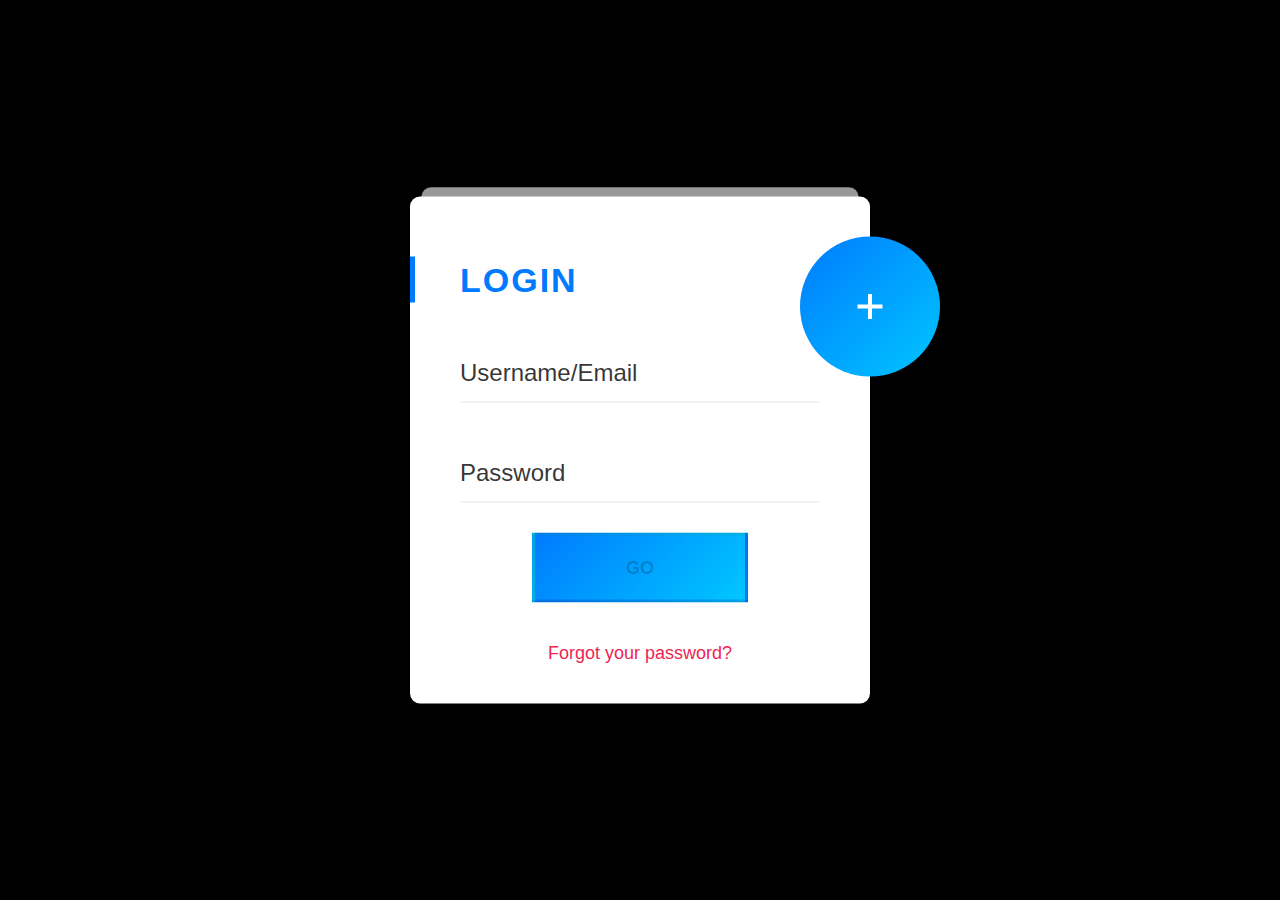
<file: index.html>
<!DOCTYPE html>
<html lang="en">
<head>
  <meta charset="UTF-8">
  <meta name="viewport" content="width=device-width, initial-scale=1.0">
  <title>Login & Register</title>
  
  <!-- Main CSS -->
  <link rel="stylesheet" href="styles.css">
  
  <!-- Font Awesome for icons -->
  <link rel="stylesheet" href="https://cdnjs.cloudflare.com/ajax/libs/font-awesome/6.4.0/css/all.min.css">
  
  <!-- jQuery -->
  <script src="https://code.jquery.com/jquery-3.6.0.min.js"></script>
</head>
<body>

  <div class="materialContainer">

    <!-- Login Box -->
    <div class="box">
      <div class="title">LOGIN</div>

      <div class="input">
        <label for="name">Username/Email</label>
        <input type="text" name="name" id="name">
        <span class="spin"></span>
      </div>

      <div class="input">
        <label for="pass">Password</label>
        <input type="password" name="pass" id="pass">
        <span class="spin"></span>
      </div>

      <div class="button login">
        <button><span>GO</span> <i class="fa fa-check"></i></button>
      </div>

      <a href="forgot-password.html" class="pass-forgot" style="color: #ED2553;">Forgot your password?</a>
    </div>

    <!-- Register Box -->
    <div class="overbox">
      <div class="material-button alt-2"><span class="shape"></span></div>
      <div class="title">REGISTER</div>

      <div class="input">
        <label for="regname">Username/Email</label>
        <input type="text" name="regname" id="regname">
        <span class="spin"></span>
      </div>

      <div class="input">
        <label for="regpass">Password</label>
        <input type="password" name="regpass" id="regpass">
        <span class="spin"></span>
      </div>

      <div class="input">
        <label for="reregpass">Renter Password</label>
        <input type="password" name="reregpass" id="reregpass">
        <span class="spin"></span>
      </div>

      <div class="button">
        <button><span>NEXT</span></button>
      </div>
    </div>

  </div>

  <script src="script.js"></script>
</body>
</html>
</file>
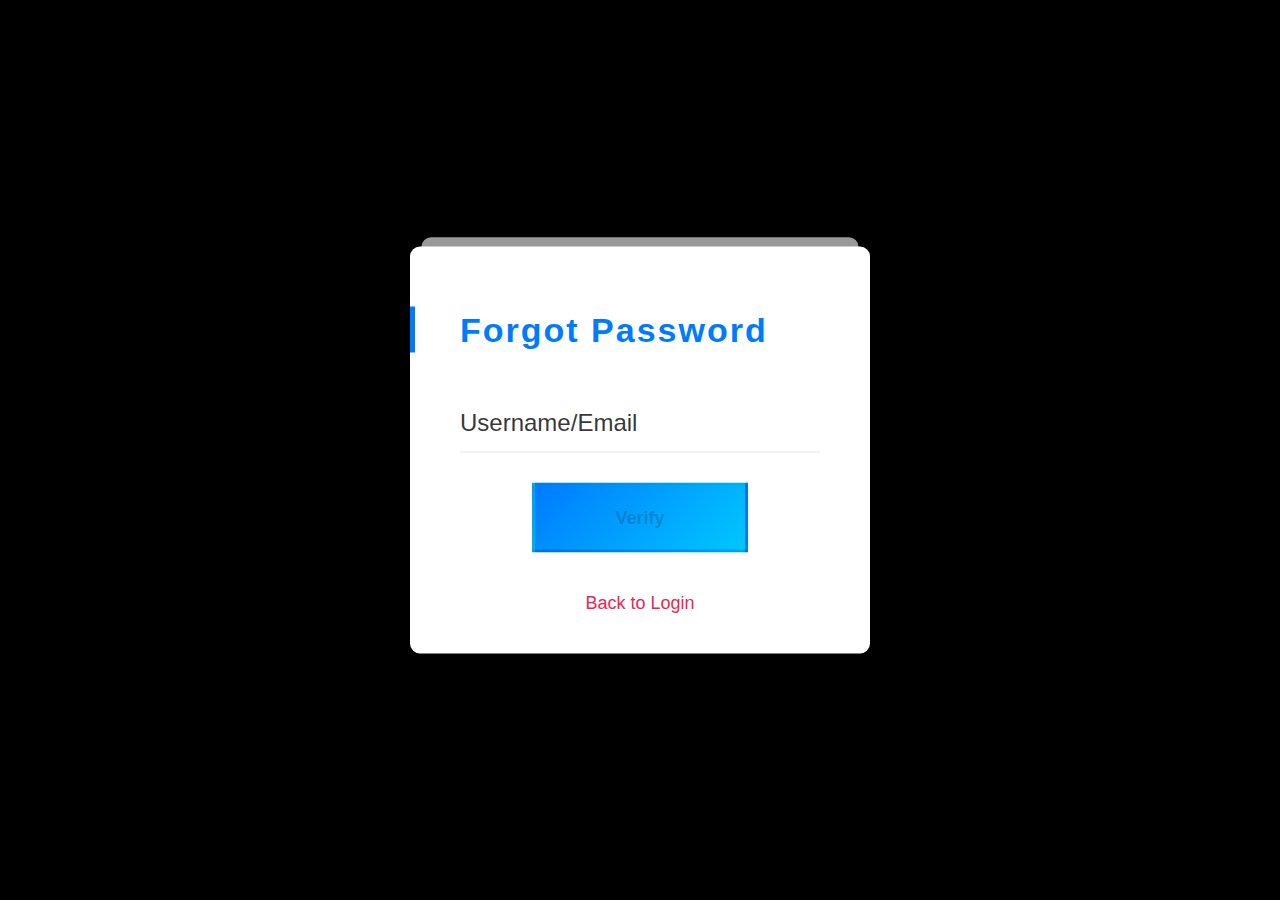
<file: forgot-password.html>
<!DOCTYPE html>
<html lang="en">
<head>
<meta charset="UTF-8" />
<meta name="viewport" content="width=device-width, initial-scale=1" />
<title>Forgot Password</title>
<link rel="stylesheet" href="styles.css"> <!-- your main CSS -->
<script src="https://code.jquery.com/jquery-3.6.0.min.js"></script>
<style>
  /* Small font size for forgot password inputs */
  #email, #newPass, #confirmPass {
    font-size: 16px;
  }
</style>
</head>
<body>

<div class="materialContainer">

  <div class="box">
    <div class="title">Forgot Password</div>

    <!-- Step 1: Verify Email -->
    <div class="input">
      <label for="email">Username/Email</label>
      <input type="text" id="email">
      <span class="spin"></span>
    </div>

    <div class="button login">
      <button id="verifyEmailBtn"><span>Verify</span></button>
    </div>

    <!-- Step 2: Reset Password -->
    <div id="resetSection" style="display:none;">
      <div class="input">
        <label for="newPass">New Password</label>
        <input type="password" id="newPass">
        <span class="spin"></span>
      </div>
      <div class="input">
        <label for="confirmPass">Confirm Password</label>
        <input type="password" id="confirmPass">
        <span class="spin"></span>
      </div>
      <div class="button login">
        <button id="updatePassBtn"><span>Update</span></button>
      </div>
    </div>
    
    <a href="index.html" class="pass-forgot" style="color: #ED2553;">Back to Login</a>
  </div>

</div>

<script>
$(function() {
  // Floating label animation
  $(".input input").focus(function() {
    $(this).parent(".input").each(function() {
      $("label", this).css({
        "line-height": "18px",
        "font-size": "16px", // smaller font
        "font-weight": "100",
        "top": "0px"
      });
      $(".spin", this).css({ "width": "100%" });
    });
  }).blur(function() {
    $(".spin", this).css({ "width": "0px" });
    if ($(this).val() == "") {
      $(this).parent(".input").each(function() {
        $("label", this).css({
          "line-height": "40px",
          "font-size": "16px", // smaller font
          "font-weight": "300",
          "top": "10px"
        });
      });
    }
  });

  // Step 1: Verify Email
  $("#verifyEmailBtn").click(function(e) {
    e.preventDefault();
    let inputEmail = $("#email").val().trim();
    let savedUser = localStorage.getItem("username");

    if(inputEmail === savedUser) {
      alert("Email verified! Enter new password below.");
      $("#resetSection").slideDown(); // show reset password section smoothly
      $(this).parent().hide(); // hide the verify button after verification
    } else {
      alert("Email not found! Please register first.");
    }
  });

  // Step 2: Update Password
  $("#updatePassBtn").click(function(e) {
    e.preventDefault();
    let newPass = $("#newPass").val().trim();
    let confirmPass = $("#confirmPass").val().trim();

    if(!newPass || !confirmPass){
      alert("Please fill all fields!");
      return;
    }

    if(newPass !== confirmPass){
      alert("Passwords do not match!");
      return;
    }

    localStorage.setItem("password", newPass);
    alert("Password updated successfully! Now login.");
    window.location.href = "index.html";
  });
});
</script>

</body>
</html>
</file>
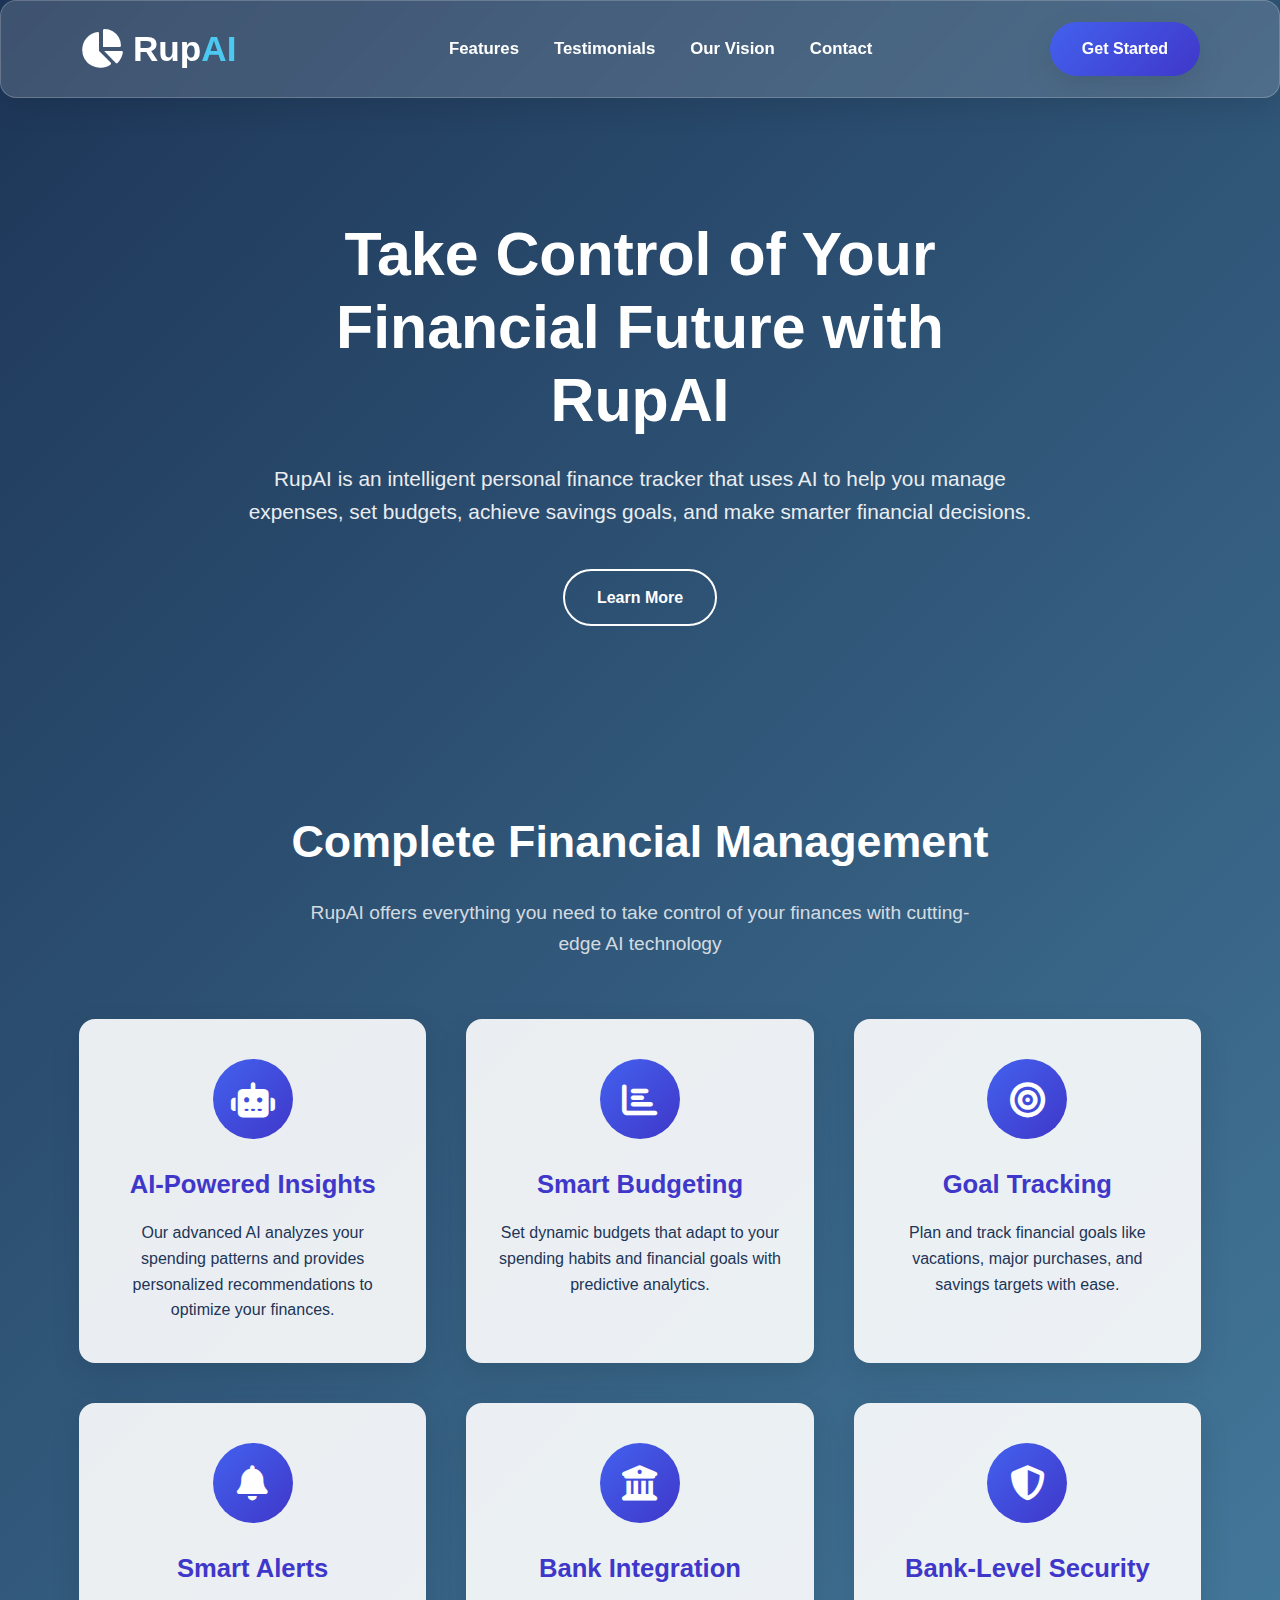
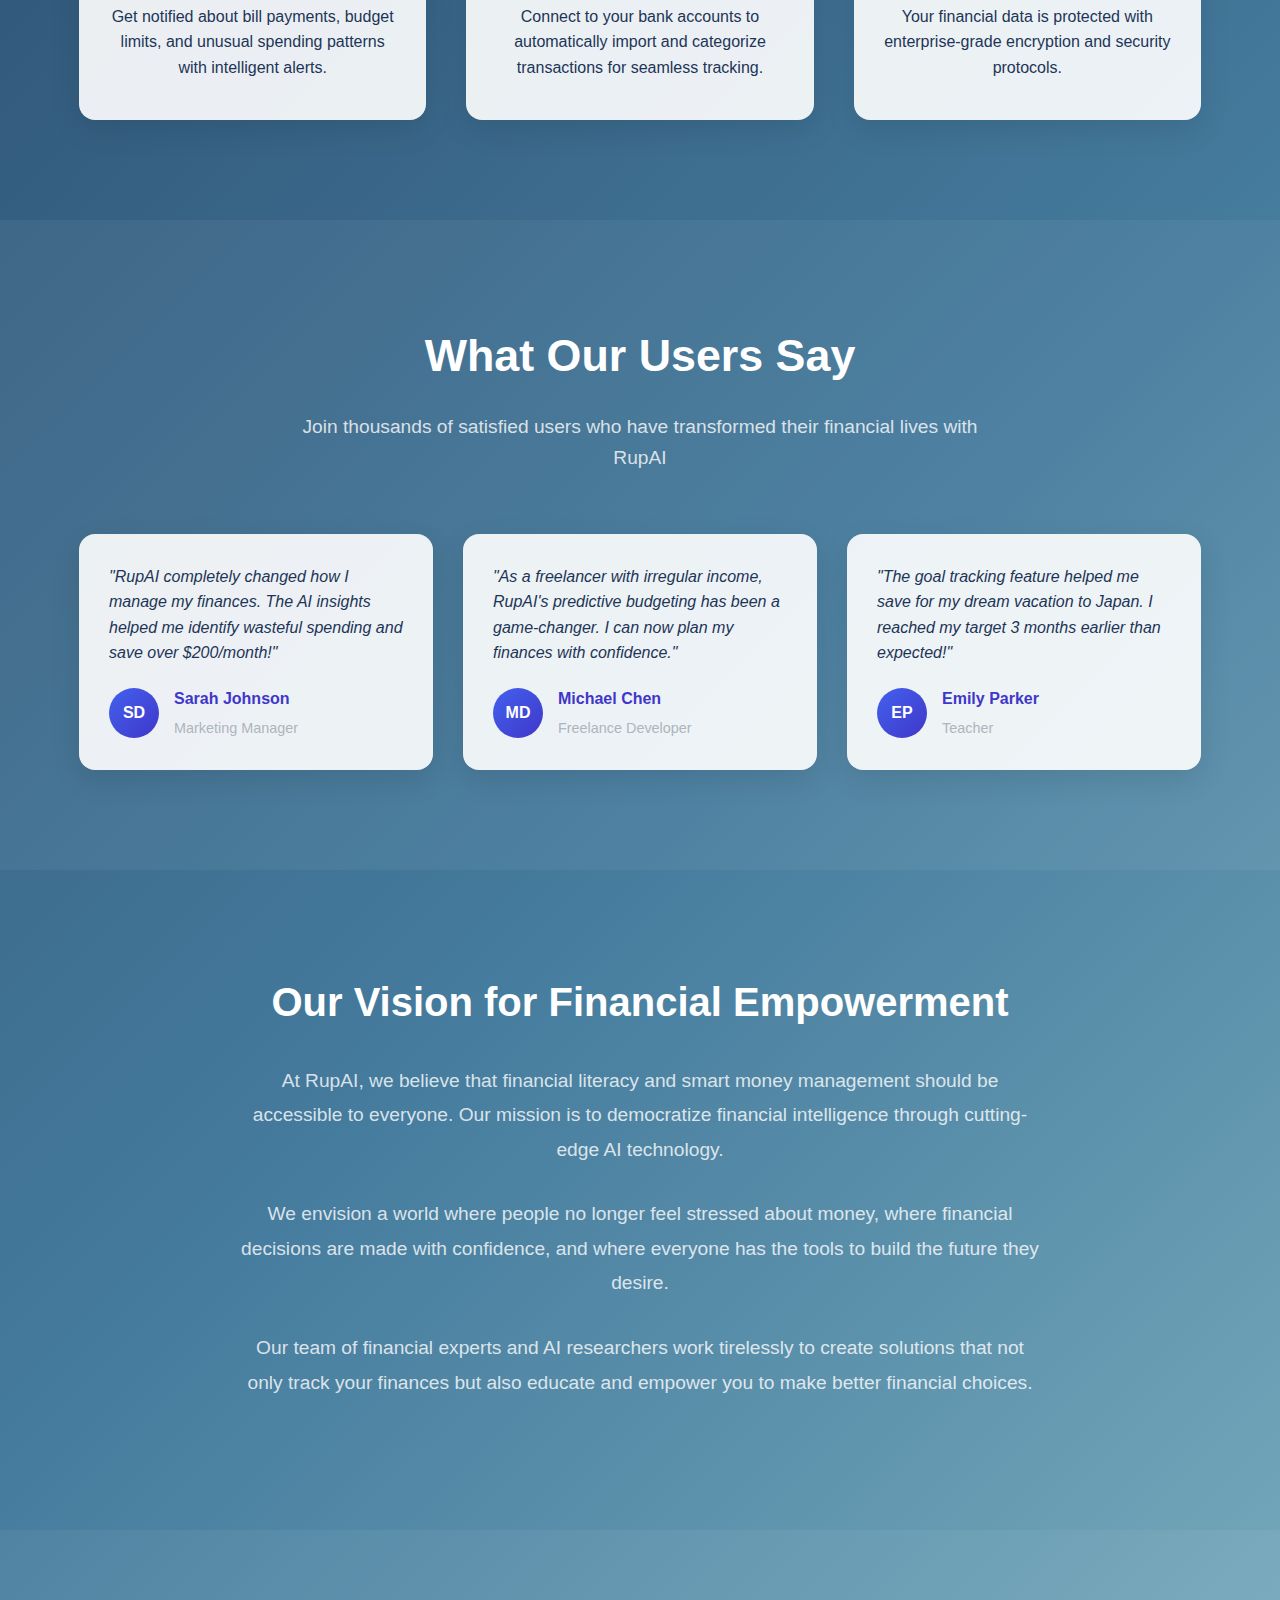
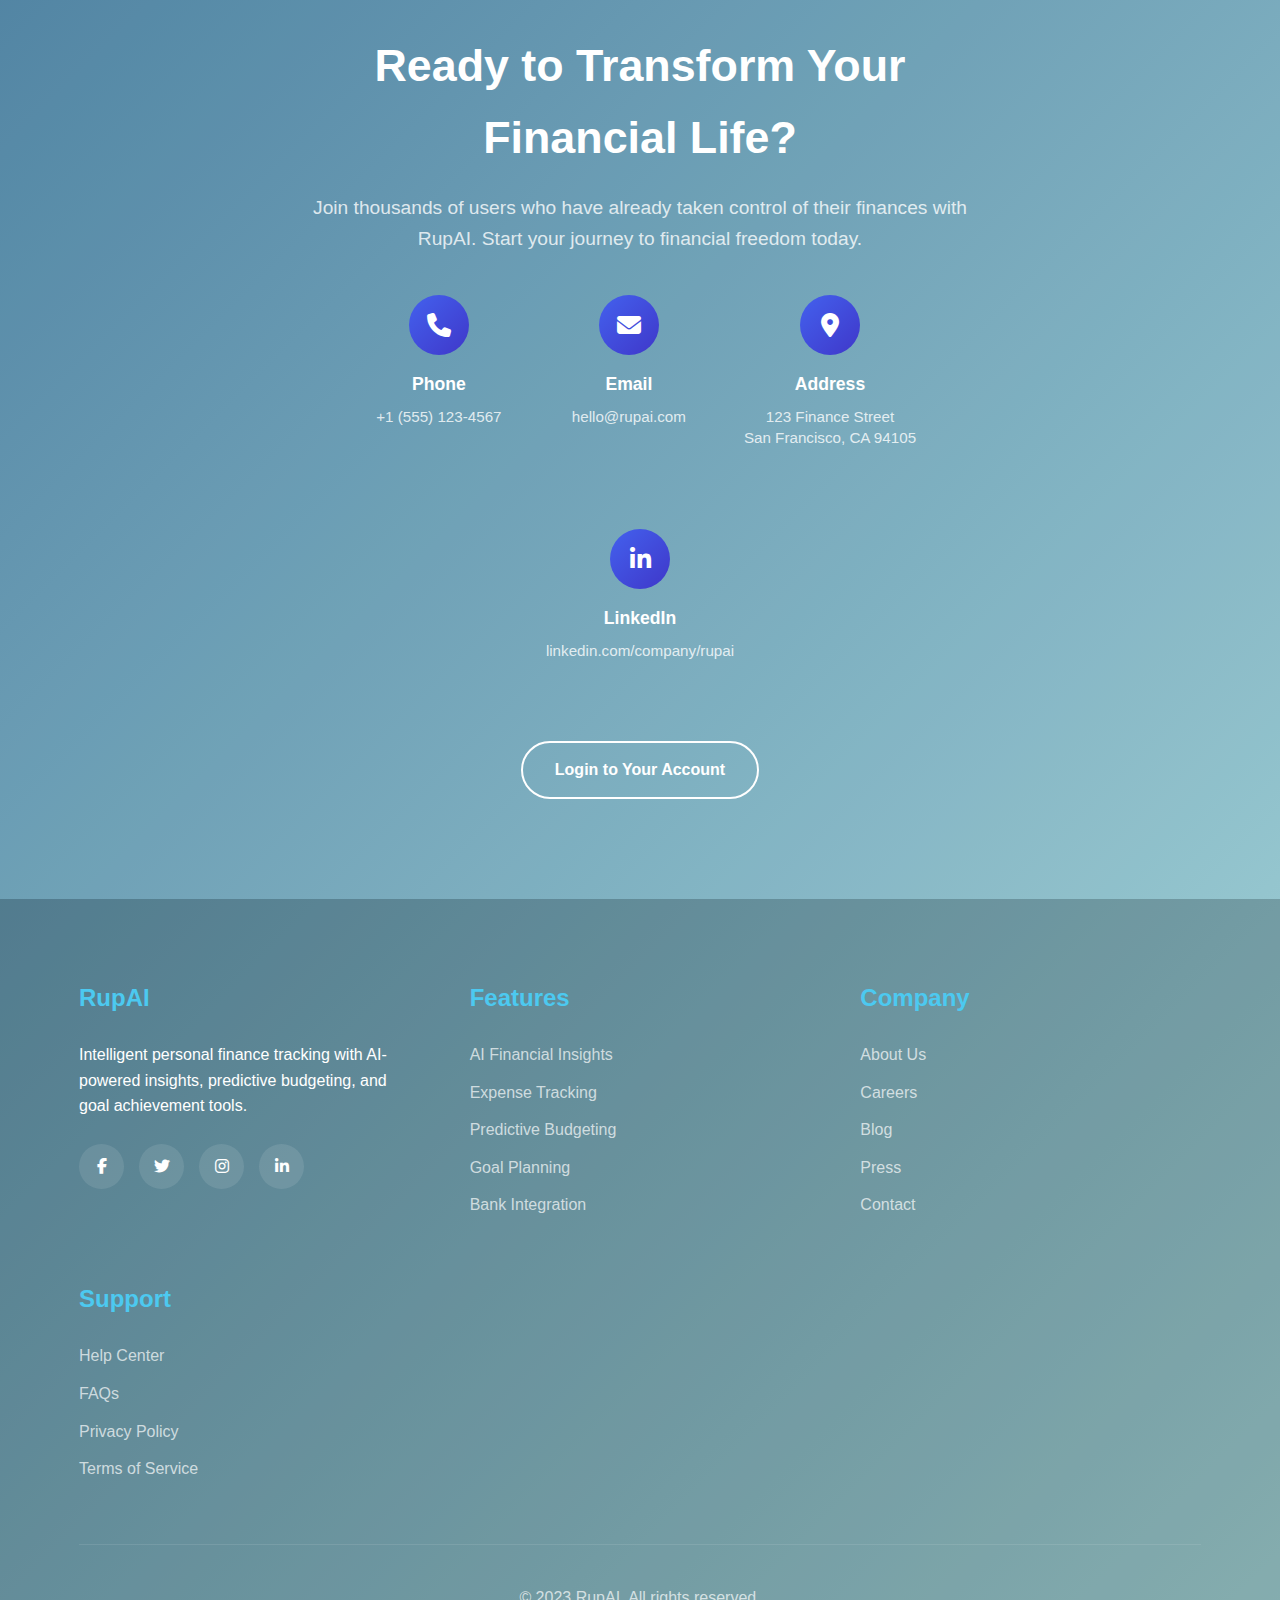
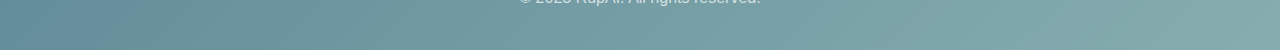
<file: home.html>
<!DOCTYPE html>
<html lang="en">
<head>
    <meta charset="UTF-8">
    <meta name="viewport" content="width=device-width, initial-scale=1.0">
    <title>RupAI - Smart Personal Finance Tracker</title>
    <link rel="stylesheet" href="https://cdnjs.cloudflare.com/ajax/libs/font-awesome/6.4.0/css/all.min.css">
    <style>
        /* Modern CSS Variables */
        :root {
            --primary: #4361ee;
            --primary-light: #4895ef;
            --secondary: #3f37c9;
            --accent: #f72585;
            --success: #4cc9f0;
            --warning: #f8961e;
            --danger: #e63946;
            --dark: #1d3557;
            --light: #f1faee;
            --gray: #adb5bd;
            --card-bg: rgba(255, 255, 255, 0.9);
            --glass-bg: rgba(255, 255, 255, 0.15);
            --glass-border: rgba(255, 255, 255, 0.2);
            --gradient: linear-gradient(135deg, var(--primary), var(--secondary));
            --gradient-accent: linear-gradient(135deg, var(--accent), var(--warning));
            --shadow: 0 10px 30px rgba(0, 0, 0, 0.1);
            --shadow-lg: 0 20px 50px rgba(0, 0, 0, 0.15);
            --transition: all 0.3s ease;
        }

        /* Global Styles */
        * {
            margin: 0;
            padding: 0;
            box-sizing: border-box;
            font-family: 'Segoe UI', Tahoma, Geneva, Verdana, sans-serif;
        }

        body {
            background: linear-gradient(135deg, #1d3557, #457b9d, #a8dadc);
            color: var(--dark);
            line-height: 1.6;
            min-height: 100vh;
            overflow-x: hidden;
        }

        .container {
            width: 90%;
            max-width: 1200px;
            margin: 0 auto;
            padding: 0 15px;
        }

        /* Glassmorphism Effect */
        .glass {
            background: var(--glass-bg);
            backdrop-filter: blur(10px);
            -webkit-backdrop-filter: blur(10px);
            border: 1px solid var(--glass-border);
            border-radius: 16px;
            box-shadow: var(--shadow);
        }

        /* Button Styles */
        .btn {
            display: inline-block;
            padding: 14px 32px;
            background: var(--gradient);
            color: white;
            border: none;
            border-radius: 50px;
            cursor: pointer;
            font-size: 16px;
            font-weight: 600;
            transition: var(--transition);
            text-decoration: none;
            box-shadow: var(--shadow);
            text-align: center;
        }

        .btn:hover {
            transform: translateY(-5px);
            box-shadow: var(--shadow-lg);
        }

        .btn-accent {
            background: var(--gradient-accent);
        }

        .btn-outline {
            background: transparent;
            border: 2px solid white;
            color: white;
            box-shadow: none;
        }

        .btn-outline:hover {
            background: white;
            color: var(--primary);
        }

        /* Header Styles */
        header {
            padding: 20px 0;
            position: sticky;
            top: 0;
            z-index: 1000;
        }

        .navbar {
            display: flex;
            justify-content: space-between;
            align-items: center;
        }

        .logo {
            font-size: 2.2rem;
            font-weight: 800;
            color: white;
            text-decoration: none;
            display: flex;
            align-items: center;
        }

        .logo i {
            margin-right: 10px;
            font-size: 2.4rem;
        }

        .logo span {
            color: var(--success);
        }

        .nav-links {
            display: flex;
            list-style: none;
        }

        .nav-links li {
            margin-left: 35px;
        }

        .nav-links a {
            text-decoration: none;
            color: white;
            font-weight: 600;
            transition: var(--transition);
            font-size: 1.05rem;
            padding: 8px 0;
            border-bottom: 2px solid transparent;
        }

        .nav-links a:hover,
        .nav-links a.active {
            color: var(--success);
            border-bottom-color: var(--success);
        }

        .auth-buttons {
            display: flex;
            gap: 15px;
        }

        /* Hero Section */
        .hero {
            padding: 120px 0 80px;
            text-align: center;
            color: white;
        }

        .hero-content {
            max-width: 800px;
            margin: 0 auto;
        }

        .hero h1 {
            font-size: 3.8rem;
            margin-bottom: 25px;
            font-weight: 800;
            line-height: 1.2;
        }

        .hero p {
            font-size: 1.3rem;
            margin-bottom: 40px;
            opacity: 0.9;
        }

        .hero-buttons {
            display: flex;
            gap: 20px;
            justify-content: center;
            margin-top: 30px;
        }

        /* Features Section */
        .section {
            padding: 100px 0;
        }

        .section-title {
            text-align: center;
            margin-bottom: 60px;
        }

        .section-title h2 {
            font-size: 2.8rem;
            color: white;
            margin-bottom: 20px;
            font-weight: 700;
        }

        .section-title p {
            font-size: 1.2rem;
            color: rgba(255, 255, 255, 0.8);
            max-width: 700px;
            margin: 0 auto;
        }

        .features-grid {
            display: grid;
            grid-template-columns: repeat(auto-fit, minmax(320px, 1fr));
            gap: 40px;
        }

        .feature-card {
            text-align: center;
            padding: 40px 30px;
            background: var(--card-bg);
            border-radius: 16px;
            box-shadow: var(--shadow);
            transition: var(--transition);
        }

        .feature-card:hover {
            transform: translateY(-10px);
            box-shadow: var(--shadow-lg);
        }

        .feature-icon {
            width: 80px;
            height: 80px;
            background: var(--gradient);
            border-radius: 50%;
            display: flex;
            align-items: center;
            justify-content: center;
            margin: 0 auto 25px;
            color: white;
            font-size: 2.2rem;
        }

        .feature-card h3 {
            font-size: 1.6rem;
            margin-bottom: 15px;
            color: var(--secondary);
        }

        /* Testimonials Section */
        .testimonials {
            background: rgba(255, 255, 255, 0.05);
            padding: 100px 0;
        }

        .testimonial-grid {
            display: grid;
            grid-template-columns: repeat(auto-fit, minmax(300px, 1fr));
            gap: 30px;
        }

        .testimonial-card {
            background: var(--card-bg);
            border-radius: 16px;
            padding: 30px;
            box-shadow: var(--shadow);
            transition: var(--transition);
        }

        .testimonial-card:hover {
            transform: translateY(-5px);
            box-shadow: var(--shadow-lg);
        }

        .testimonial-text {
            font-style: italic;
            margin-bottom: 20px;
            color: var(--dark);
        }

        .testimonial-author {
            display: flex;
            align-items: center;
        }

        .author-avatar {
            width: 50px;
            height: 50px;
            border-radius: 50%;
            background: var(--gradient);
            color: white;
            display: flex;
            align-items: center;
            justify-content: center;
            font-weight: bold;
            margin-right: 15px;
        }

        .author-info h4 {
            color: var(--secondary);
            margin-bottom: 5px;
        }

        .author-info p {
            color: var(--gray);
            font-size: 0.9rem;
        }

        /* Thoughts Section */
        .thoughts {
            padding: 100px 0;
        }

        .thoughts-content {
            max-width: 800px;
            margin: 0 auto;
            text-align: center;
        }

        .thoughts-content h2 {
            font-size: 2.5rem;
            color: white;
            margin-bottom: 30px;
        }

        .thoughts-content p {
            font-size: 1.2rem;
            color: rgba(255, 255, 255, 0.8);
            margin-bottom: 30px;
            line-height: 1.8;
        }

        /* CTA Section */
        .cta {
            padding: 100px 0;
            text-align: center;
            background: rgba(255, 255, 255, 0.05);
        }

        .cta-content {
            max-width: 700px;
            margin: 0 auto;
        }

        .cta h2 {
            font-size: 2.8rem;
            color: white;
            margin-bottom: 20px;
        }

        .cta p {
            font-size: 1.2rem;
            color: rgba(255, 255, 255, 0.8);
            margin-bottom: 40px;
        }

        /* Contact Info Styles */
        .contact-info {
            margin: 40px 0;
            display: flex;
            justify-content: center;
            gap: 40px;
            flex-wrap: wrap;
        }

        .contact-item {
            text-align: center;
            min-width: 150px;
        }

        .contact-icon {
            width: 60px;
            height: 60px;
            background: var(--gradient);
            border-radius: 50%;
            display: flex;
            align-items: center;
            justify-content: center;
            margin: 0 auto 15px;
            color: white;
            font-size: 1.5rem;
        }

        .contact-item h4 {
            color: white;
            margin-bottom: 8px;
            font-size: 1.1rem;
        }

        .contact-item p {
            color: rgba(255, 255, 255, 0.8);
            font-size: 0.95rem;
            line-height: 1.4;
        }

        /* Footer */
        footer {
            background: rgba(0, 0, 0, 0.2);
            color: white;
            padding: 80px 0 40px;
        }

        .footer-content {
            display: grid;
            grid-template-columns: repeat(auto-fit, minmax(250px, 1fr));
            gap: 50px;
            margin-bottom: 50px;
        }

        .footer-column h3 {
            font-size: 1.5rem;
            margin-bottom: 25px;
            color: var(--success);
        }

        .footer-links {
            list-style: none;
        }

        .footer-links li {
            margin-bottom: 12px;
        }

        .footer-links a {
            color: rgba(255, 255, 255, 0.7);
            text-decoration: none;
            transition: var(--transition);
        }

        .footer-links a:hover {
            color: white;
        }

        .social-links {
            display: flex;
            gap: 15px;
            margin-top: 25px;
        }

        .social-links a {
            display: flex;
            align-items: center;
            justify-content: center;
            width: 45px;
            height: 45px;
            background: rgba(255, 255, 255, 0.1);
            border-radius: 50%;
            color: white;
            text-decoration: none;
            transition: var(--transition);
        }

        .social-links a:hover {
            background: var(--primary);
            transform: translateY(-3px);
        }

        .copyright {
            text-align: center;
            padding-top: 40px;
            border-top: 1px solid rgba(255, 255, 255, 0.1);
            color: rgba(255, 255, 255, 0.7);
        }

        /* Animations */
        @keyframes fadeIn {
            from { opacity: 0; transform: translateY(20px); }
            to { opacity: 1; transform: translateY(0); }
        }

        .fade-in {
            animation: fadeIn 0.8s ease forwards;
        }

        .delay-1 { animation-delay: 0.2s; }
        .delay-2 { animation-delay: 0.4s; }
        .delay-3 { animation-delay: 0.6s; }

        /* Responsive Styles */
        @media (max-width: 992px) {
            .nav-links {
                display: none;
            }
            
            .hero h1 {
                font-size: 3rem;
            }
        }

        @media (max-width: 768px) {
            .hero h1 {
                font-size: 2.5rem;
            }
            
            .section-title h2 {
                font-size: 2.2rem;
            }
            
            .hero-buttons {
                flex-direction: column;
                align-items: center;
            }
            
            .auth-buttons {
                display: none;
            }

            .contact-info {
                gap: 30px;
            }

            .contact-item {
                min-width: 120px;
            }
        }

        @media (max-width: 480px) {
            .contact-info {
                flex-direction: column;
                gap: 25px;
            }

            .contact-item {
                min-width: auto;
            }
        }
    </style>
</head>
<body>
    <!-- Header -->
    <header class="glass">
        <div class="container">
            <nav class="navbar">
                <a href="#" class="logo"><i class="fas fa-chart-pie"></i>Rup<span>AI</span></a>
                <ul class="nav-links">
                    <li><a href="#features">Features</a></li>
                    <li><a href="#testimonials">Testimonials</a></li>
                    <li><a href="#thoughts">Our Vision</a></li>
                    <li><a href="#contact">Contact</a></li>
                </ul>
                <div class="auth-buttons">
                    <a href="index.html" class="btn">Get Started</a>
                </div>
            </nav>
        </div>
    </header>

    <!-- Hero Section -->
    <section class="hero">
        <div class="container">
            <div class="hero-content fade-in">
                <h1>Take Control of Your Financial Future with RupAI</h1>
                <p>RupAI is an intelligent personal finance tracker that uses AI to help you manage expenses, set budgets, achieve savings goals, and make smarter financial decisions.</p>
                <div class="hero-buttons">
                    <a href="#features" class="btn btn-outline">Learn More</a>
                </div>
            </div>
        </div>
    </section>

    <!-- Features Section -->
    <section class="section" id="features">
        <div class="container">
            <div class="section-title fade-in">
                <h2>Complete Financial Management</h2>
                <p>RupAI offers everything you need to take control of your finances with cutting-edge AI technology</p>
            </div>
            <div class="features-grid">
                <div class="feature-card fade-in delay-1">
                    <div class="feature-icon">
                        <i class="fas fa-robot"></i>
                    </div>
                    <h3>AI-Powered Insights</h3>
                    <p>Our advanced AI analyzes your spending patterns and provides personalized recommendations to optimize your finances.</p>
                </div>
                <div class="feature-card fade-in delay-2">
                    <div class="feature-icon">
                        <i class="fas fa-chart-bar"></i>
                    </div>
                    <h3>Smart Budgeting</h3>
                    <p>Set dynamic budgets that adapt to your spending habits and financial goals with predictive analytics.</p>
                </div>
                <div class="feature-card fade-in delay-3">
                    <div class="feature-icon">
                        <i class="fas fa-bullseye"></i>
                    </div>
                    <h3>Goal Tracking</h3>
                    <p>Plan and track financial goals like vacations, major purchases, and savings targets with ease.</p>
                </div>
                <div class="feature-card fade-in delay-1">
                    <div class="feature-icon">
                        <i class="fas fa-bell"></i>
                    </div>
                    <h3>Smart Alerts</h3>
                    <p>Get notified about bill payments, budget limits, and unusual spending patterns with intelligent alerts.</p>
                </div>
                <div class="feature-card fade-in delay-2">
                    <div class="feature-icon">
                        <i class="fas fa-university"></i>
                    </div>
                    <h3>Bank Integration</h3>
                    <p>Connect to your bank accounts to automatically import and categorize transactions for seamless tracking.</p>
                </div>
                <div class="feature-card fade-in delay-3">
                    <div class="feature-icon">
                        <i class="fas fa-shield-alt"></i>
                    </div>
                    <h3>Bank-Level Security</h3>
                    <p>Your financial data is protected with enterprise-grade encryption and security protocols.</p>
                </div>
            </div>
        </div>
    </section>

    <!-- Testimonials Section -->
    <section class="testimonials" id="testimonials">
        <div class="container">
            <div class="section-title fade-in">
                <h2>What Our Users Say</h2>
                <p>Join thousands of satisfied users who have transformed their financial lives with RupAI</p>
            </div>
            <div class="testimonial-grid">
                <div class="testimonial-card fade-in delay-1">
                    <div class="testimonial-text">
                        "RupAI completely changed how I manage my finances. The AI insights helped me identify wasteful spending and save over $200/month!"
                    </div>
                    <div class="testimonial-author">
                        <div class="author-avatar">SD</div>
                        <div class="author-info">
                            <h4>Sarah Johnson</h4>
                            <p>Marketing Manager</p>
                        </div>
                    </div>
                </div>
                <div class="testimonial-card fade-in delay-2">
                    <div class="testimonial-text">
                        "As a freelancer with irregular income, RupAI's predictive budgeting has been a game-changer. I can now plan my finances with confidence."
                    </div>
                    <div class="testimonial-author">
                        <div class="author-avatar">MD</div>
                        <div class="author-info">
                            <h4>Michael Chen</h4>
                            <p>Freelance Developer</p>
                        </div>
                    </div>
                </div>
                <div class="testimonial-card fade-in delay-3">
                    <div class="testimonial-text">
                        "The goal tracking feature helped me save for my dream vacation to Japan. I reached my target 3 months earlier than expected!"
                    </div>
                    <div class="testimonial-author">
                        <div class="author-avatar">EP</div>
                        <div class="author-info">
                            <h4>Emily Parker</h4>
                            <p>Teacher</p>
                        </div>
                    </div>
                </div>
            </div>
        </div>
    </section>

    <!-- Thoughts Section -->
    <section class="thoughts" id="thoughts">
        <div class="container">
            <div class="thoughts-content fade-in">
                <h2>Our Vision for Financial Empowerment</h2>
                <p>At RupAI, we believe that financial literacy and smart money management should be accessible to everyone. Our mission is to democratize financial intelligence through cutting-edge AI technology.</p>
                <p>We envision a world where people no longer feel stressed about money, where financial decisions are made with confidence, and where everyone has the tools to build the future they desire.</p>
                <p>Our team of financial experts and AI researchers work tirelessly to create solutions that not only track your finances but also educate and empower you to make better financial choices.</p>
            </div>
        </div>
    </section>

    <!-- CTA Section -->
    <section class="cta" id="contact">
        <div class="container">
            <div class="cta-content fade-in">
                <h2>Ready to Transform Your Financial Life?</h2>
                <p>Join thousands of users who have already taken control of their finances with RupAI. Start your journey to financial freedom today.</p>
                
                <!-- Contact Information -->
                <div class="contact-info">
                    <div class="contact-item">
                        <div class="contact-icon">
                            <i class="fas fa-phone"></i>
                        </div>
                        <h4>Phone</h4>
                        <p>+1 (555) 123-4567</p>
                    </div>
                    <div class="contact-item">
                        <div class="contact-icon">
                            <i class="fas fa-envelope"></i>
                        </div>
                        <h4>Email</h4>
                        <p>hello@rupai.com</p>
                    </div>
                    <div class="contact-item">
                        <div class="contact-icon">
                            <i class="fas fa-map-marker-alt"></i>
                        </div>
                        <h4>Address</h4>
                        <p>123 Finance Street<br>San Francisco, CA 94105</p>
                    </div>
                    <div class="contact-item">
                        <div class="contact-icon">
                            <i class="fab fa-linkedin-in"></i>
                        </div>
                        <h4>LinkedIn</h4>
                        <p>linkedin.com/company/rupai</p>
                    </div>
                </div>

                <div class="hero-buttons">
                    <a href="index.html" class="btn btn-outline">Login to Your Account</a>
                </div>
            </div>
        </div>
    </section>

    <!-- Footer -->
    <footer>
        <div class="container">
            <div class="footer-content">
                <div class="footer-column">
                    <h3>RupAI</h3>
                    <p>Intelligent personal finance tracking with AI-powered insights, predictive budgeting, and goal achievement tools.</p>
                    <div class="social-links">
                        <a href="#"><i class="fab fa-facebook-f"></i></a>
                        <a href="#"><i class="fab fa-twitter"></i></a>
                        <a href="#"><i class="fab fa-instagram"></i></a>
                        <a href="#"><i class="fab fa-linkedin-in"></i></a>
                    </div>
                </div>
                <div class="footer-column">
                    <h3>Features</h3>
                    <ul class="footer-links">
                        <li><a href="#">AI Financial Insights</a></li>
                        <li><a href="#">Expense Tracking</a></li>
                        <li><a href="#">Predictive Budgeting</a></li>
                        <li><a href="#">Goal Planning</a></li>
                        <li><a href="#">Bank Integration</a></li>
                    </ul>
                </div>
                <div class="footer-column">
                    <h3>Company</h3>
                    <ul class="footer-links">
                        <li><a href="#">About Us</a></li>
                        <li><a href="#">Careers</a></li>
                        <li><a href="#">Blog</a></li>
                        <li><a href="#">Press</a></li>
                        <li><a href="#">Contact</a></li>
                    </ul>
                </div>
                <div class="footer-column">
                    <h3>Support</h3>
                    <ul class="footer-links">
                        <li><a href="#">Help Center</a></li>
                        <li><a href="#">FAQs</a></li>
                        <li><a href="#">Privacy Policy</a></li>
                        <li><a href="#">Terms of Service</a></li>
                    </ul>
                </div>
            </div>
            <div class="copyright">
                <p>&copy; 2023 RupAI. All rights reserved.</p>
            </div>
        </div>
    </footer>

    <script>
        // Simple animation on scroll
        document.addEventListener('DOMContentLoaded', function() {
            // Add fade-in animation to elements when they come into view
            const observerOptions = {
                threshold: 0.1,
                rootMargin: '0px 0px -50px 0px'
            };

            const observer = new IntersectionObserver(function(entries) {
                entries.forEach(entry => {
                    if (entry.isIntersecting) {
                        entry.target.classList.add('fade-in');
                    }
                });
            }, observerOptions);

            // Observe all sections
            const sections = document.querySelectorAll('section');
            sections.forEach(section => {
                observer.observe(section);
            });

            // Smooth scrolling for navigation links
            document.querySelectorAll('a[href^="#"]').forEach(anchor => {
                anchor.addEventListener('click', function (e) {
                    e.preventDefault();
                    
                    const targetId = this.getAttribute('href');
                    if(targetId === '#') return;
                    
                    const targetElement = document.querySelector(targetId);
                    if (targetElement) {
                        window.scrollTo({
                            top: targetElement.offsetTop - 80,
                            behavior: 'smooth'
                        });
                    }
                });
            });
        });
    </script>
</body>
</html>
</file>
<file: styles.css>
.box {
  position: relative;
  top: 0;
  opacity: 1;
  float: left;
  padding: 60px 50px 40px 50px;
  width: 100%;
  background: #fff;
  border-radius: 10px;
  transform: scale(1);
  -webkit-transform: scale(1);
  -ms-transform: scale(1);
  z-index: 5;

  &.back {
    transform: scale(0.95);
    -webkit-transform: scale(0.95);
    -ms-transform: scale(0.95);
    top: -20px;
    opacity: .8;
    z-index: -1;
  }

  &:before {
    content: "";
    width: 100%;
    height: 30px;
    border-radius: 10px;
    position: absolute;
    top: -10px;
    background: rgba(255, 255, 255, 0.6);
    left: 0;
    transform: scale(0.95);
    -webkit-transform: scale(0.95);
    -ms-transform: scale(0.95);
    z-index: -1;
  }
}

.overbox .title {
  color: #fff;

  &:before {
    background: #fff;
  }
}

.title {
  width: 100%;
  float: left;
  line-height: 46px;
  font-size: 34px;
  font-weight: 700;
  letter-spacing: 2px;
  color: #007BFF;
  position: relative;

  &:before {
    content: "";
    width: 5px;
    height: 100%;
    position: absolute;
    top: 0;
    left: -50px;
    background: #007BFF;
  }
}

.input {
  transition: 300ms cubic-bezier(0.4, 0, 0.2, 1);
  -webkit-transition: 300ms cubic-bezier(0.4, 0, 0.2, 1);
  -ms-transition: 300ms cubic-bezier(0.4, 0, 0.2, 1);

  label, input, .spin {
    transition: 300ms cubic-bezier(0.4, 0, 0.2, 1);
    -webkit-transition: 300ms cubic-bezier(0.4, 0, 0.2, 1);
    -ms-transition: 300ms cubic-bezier(0.4, 0, 0.2, 1);
  }
}

.button {
  transition: 300ms cubic-bezier(0.4, 0, 0.2, 1);
  -webkit-transition: 300ms cubic-bezier(0.4, 0, 0.2, 1);
  -ms-transition: 300ms cubic-bezier(0.4, 0, 0.2, 1);

  button .button.login button i.fa {
    transition: 300ms cubic-bezier(0.4, 0, 0.2, 1);
    -webkit-transition: 300ms cubic-bezier(0.4, 0, 0.2, 1);
    -ms-transition: 300ms cubic-bezier(0.4, 0, 0.2, 1);
  }
}

.material-button .shape {
  &:before, &:after {
    transition: 300ms cubic-bezier(0.4, 0, 0.2, 1);
    -webkit-transition: 300ms cubic-bezier(0.4, 0, 0.2, 1);
    -ms-transition: 300ms cubic-bezier(0.4, 0, 0.2, 1);
  }
}

.button.login button {
  transition: 300ms cubic-bezier(0.4, 0, 0.2, 1);
  -webkit-transition: 300ms cubic-bezier(0.4, 0, 0.2, 1);
  -ms-transition: 300ms cubic-bezier(0.4, 0, 0.2, 1);
}

.material-button, .alt-2, .material-button .shape, .alt-2 .shape, .box {
  transition: 400ms cubic-bezier(0.4, 0, 0.2, 1);
  -webkit-transition: 400ms cubic-bezier(0.4, 0, 0.2, 1);
  -ms-transition: 400ms cubic-bezier(0.4, 0, 0.2, 1);
}

.input {
  width: 100%;
  float: left;

  label, input, .spin {
    width: 100%;
    float: left;
  }
}

.button {
  width: 100%;
  float: left;

  button {
    width: 100%;
    float: left;
  }
}

.input, .button {
  margin-top: 30px;
  height: 70px;
}

.input {
  position: relative;

  input {
    position: relative;
  }
}

.button {
  position: relative;

  button {
    position: relative;
  }
}

.input {
  input {
    height: 60px;
    top: 10px;
    border: none;
    background: transparent;
    font-family: 'Roboto', sans-serif;
    font-size: 24px;
    color: rgba(0, 0, 0, 0.8);
    font-weight: 300;
  }

  label {
    font-family: 'Roboto', sans-serif;
    font-size: 24px;
    color: rgba(0, 0, 0, 0.8);
    font-weight: 300;
  }
}

.button button {
  font-family: 'Roboto', sans-serif;
  font-size: 24px;
  color: rgba(0, 0, 0, 0.8);
  font-weight: 300;
}

.input {
  &:before, .spin {
    width: 100%;
    height: 1px;
    position: absolute;
    bottom: 0;
    left: 0;
  }

  &:before {
    content: "";
    background: rgba(0, 0, 0, 0.1);
    z-index: 3;
  }

  .spin {
    background: #007BFF;
    z-index: 4;
    width: 0;
  }
}

.overbox .input {
  .spin {
    background: rgba(255, 255, 255, 1);
  }

  &:before {
    background: rgba(255, 255, 255, 0.5);
  }
}

.input label {
  position: absolute;
  top: 10px;
  left: 0;
  z-index: 2;
  cursor: pointer;
  line-height: 60px;
}

.button {
  &.login {
    width: 60%;
    left: 20%;

    button {
      width: 100%;
      line-height: 64px;
      left: 0%;
      background-color: transparent;
      border: 3px solid rgba(0, 0, 0, 0.1);
      font-weight: 900;
      font-size: 18px;
      color: rgba(0, 0, 0, 0.2);
    }
  }

  button {
    width: 100%;
    line-height: 64px;
    left: 0%;
    background-color: transparent;
    border: 3px solid rgba(0, 0, 0, 0.1);
    font-weight: 900;
    font-size: 18px;
    color: rgba(0, 0, 0, 0.2);
  }

  &.login {
    margin-top: 30px;
  }

  margin-top: 20px;

  button {
    background: linear-gradient(135deg, #007BFF, #00C6FF);
    color: #fff;
    border: none;
  }

  &.login button {
    &.active {
      border: 3px solid transparent;
      color: #fff !important;

      span {
        opacity: 0;
        transform: scale(0);
      }

      i.fa {
        opacity: 1;
        transform: scale(1) rotate(-0deg);
      }
    }

    i.fa {
      width: 100%;
      height: 100%;
      position: absolute;
      top: 0;
      left: 0;
      line-height: 60px;
      transform: scale(0) rotate(-45deg);
    }

    &:hover {
      color: #007BFF;
      border-color: #007BFF;
    }
  }

  margin: 40px 0;
  overflow: hidden;
  z-index: 2;

  button {
    cursor: pointer;
    position: relative;
    z-index: 2;
  }
}

.pass-forgot {
  width: 100%;
  float: left;
  text-align: center;
  color: rgba(0, 0, 0, 0.4);
  font-size: 18px;
}

.click-efect {
  position: absolute;
  top: 0;
  left: 0;
  background: #007BFF;
  border-radius: 50%;
}

.overbox {
  width: 100%;
  height: 100%;
  position: absolute;
  top: 0;
  left: 0;
  overflow: inherit;
  border-radius: 10px;
  padding: 60px 50px 40px 50px;

  .title, .button, .input {
    z-index: 111;
    position: relative;
    color: #fff !important;
    display: none;
  }

  .title {
    width: 80%;
  }

  .input {
    margin-top: 20px;

    input, label {
      color: #fff;
    }
  }

  .material-button, .alt-2 {
    display: block;

    .shape {
      display: block;
    }
  }
}

.material-button, .alt-2 {
  width: 140px;
  height: 140px;
  border-radius: 50%;
  background: linear-gradient(135deg, #007BFF, #00C6FF);
  position: absolute;
  top: 40px;
  right: -70px;
  cursor: pointer;
  z-index: 100;
  transform: translate(0%, 0%);
}

.material-button .shape, .alt-2 .shape {
  position: absolute;
  top: 0;
  right: 0;
  width: 100%;
  height: 100%;
}

.material-button .shape:before, .alt-2 .shape:before, .material-button .shape:after, .alt-2 .shape:after {
  content: "";
  background: #fff;
  position: absolute;
  top: 50%;
  left: 50%;
  transform: translate(-50%, -50%) rotate(360deg);
}

.material-button .shape:before, .alt-2 .shape:before {
  width: 25px;
  height: 4px;
}

.material-button .shape:after, .alt-2 .shape:after {
  height: 25px;
  width: 4px;
}

.material-button.active, .alt-2.active {
  top: 50%;
  right: 50%;
  transform: translate(50%, -50%) rotate(0deg);
}

body {
  background-color: black;
  background-position: center;
  background-size: cover;
  background-repeat: no-repeat;
  min-height: 100vh;
  font-family: 'Roboto', sans-serif;
  overflow: hidden;
}

html {
  overflow: hidden;
}

.materialContainer {
  width: 100%;
  max-width: 460px;
  position: absolute;
  top: 50%;
  left: 50%;
  transform: translate(-50%, -50%);
}

* {
  box-sizing: border-box;
  margin: 0;
  padding: 0;
  text-decoration: none;
  list-style-type: none;
  outline: none;

  &:after, &::before {
    box-sizing: border-box;
    margin: 0;
    padding: 0;
    text-decoration: none;
    list-style-type: none;
    outline: none;
  }

  .overbox .input input {
    font-size: 18px;
    padding-top: 12px;
    background: transparent;
    color: #fff;
  }
}
</file>
